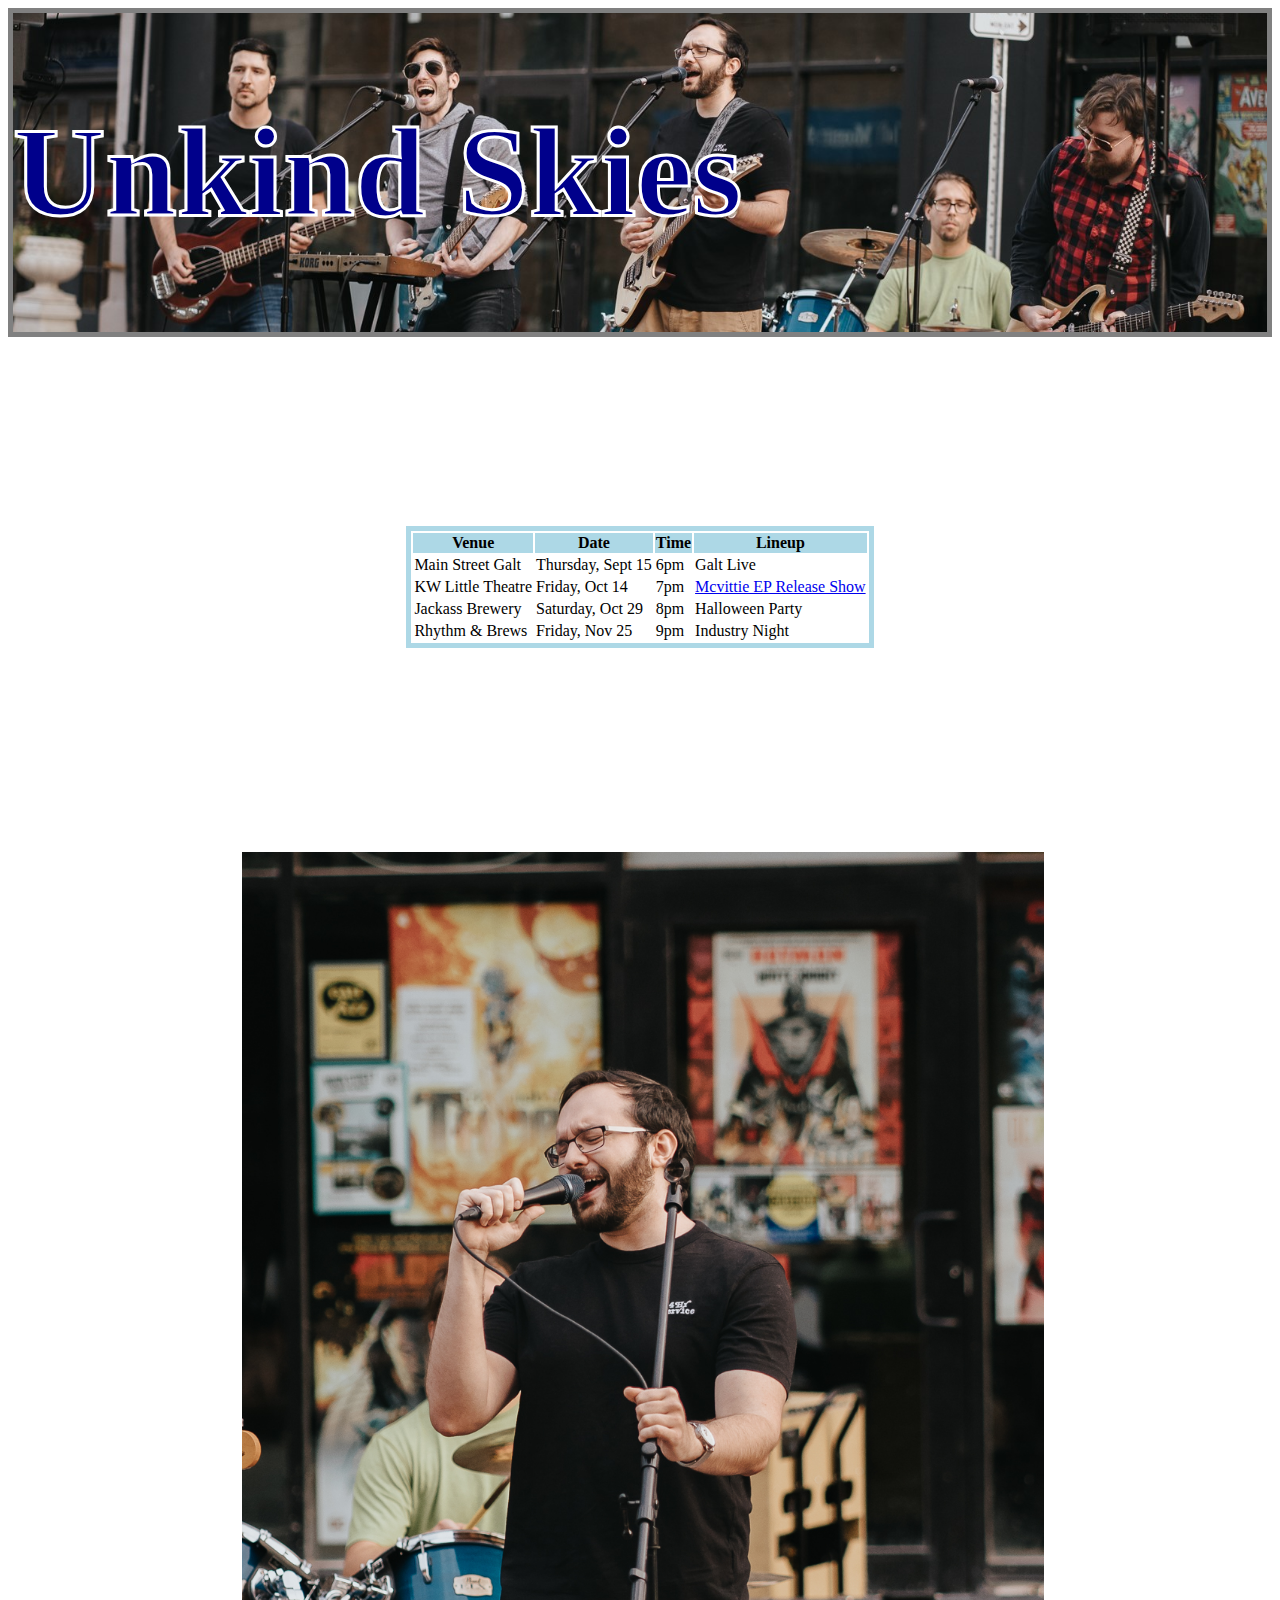
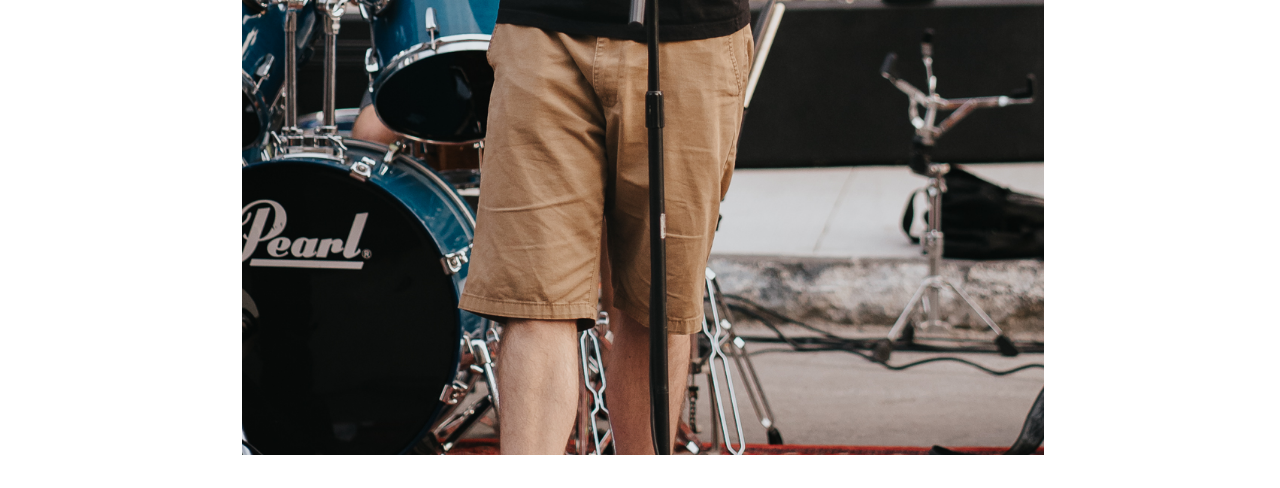
<file: index.html>
<!DOCTYPE html>
<html lang="en">
<head>
    <meta charset="UTF-8">
    <meta name="viewport" content="width=device-width, initial-scale=1.0001, minimum-scale=1.0001"/>
    <link rel='stylesheet' href='CSS/site.css' media="screen">
    <link rel='stylesheet' href='CSS/fonts.css' media='all' />
    <link crossorigin='anonymous' rel='stylesheet' id='all-css-8-1' href='https://s0.wp.com/_static/??-eJyFjUsOwjAMRC+EcYCCxAJxljS4aVASR7FLxe0JrPhIZWPN08yTcS7gOCtlRR0pkWCZeqTgRw0Nhta1a18B7EzCidZOZIV/TNF7/F2mCUqcfMiCnhgiO6uB8wfAEG2oS2pmbR/sJYUMva1w2y6tK/WRfYse2+oNlyRlgUqFq8LANX3zUz2n0+ZgTLc/7kx3fQBxJXrP?cssminify=yes' type='text/css' media='all' />
    <script src='JS/iframe.js'></script>
    <title>Unkind Skies</title>
</head>
<body>
    <!-- #masthead -->
    <header id="masthead" class="site-header" role="banner">
        <div class="site-branding">
            <h1 class="site-title" id="uks">Unkind Skies</h1>
            <h2 class="site-description"></h2>
        </div>
    </header>
    <!-- #content -->
    <div id="content" class="site-content"></div>
    <div id="primary" class="content-area">
        <main id="main" class="site-main" role="main"></main>
    </div>
    <iframe src="shows.html" width="100%" frameborder="0" scrolling="no" onload="resizeIframe(this)" title="Upcoming Shows"></iframe>
    <iframe src="slides.html" width="100%" frameborder="0" scrolling="no" onload="resizeIframe(this)" title="Band Photos"></iframe>
</body>
</html>
</file>
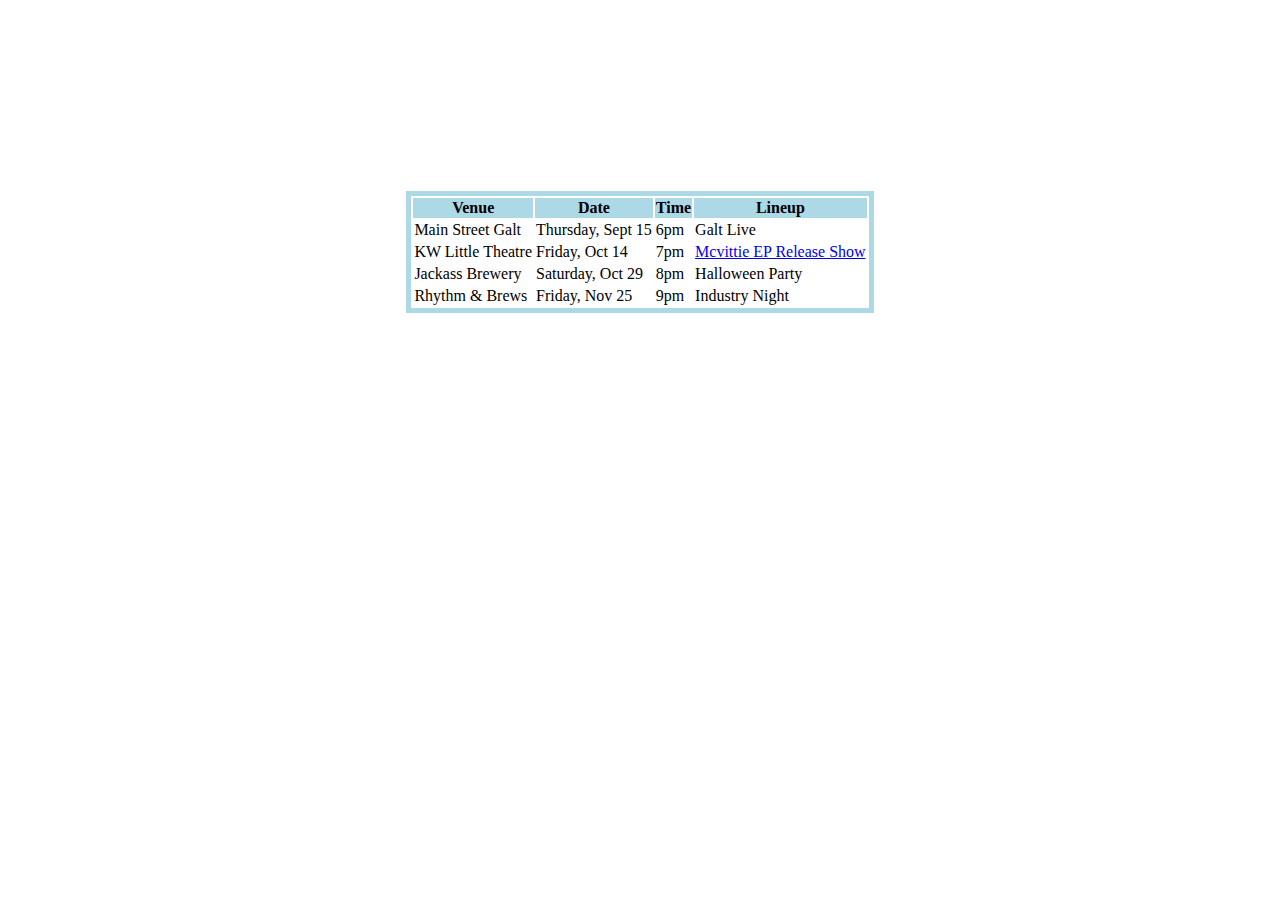
<file: shows.html>
<!DOCTYPE html>
<html lang="en">
<head>
    <meta charset="UTF-8">
    <meta name="viewport" content="width=device-width, initial-scale=1.0001, minimum-scale=1.0001"/>
    <link rel='stylesheet' href='CSS/site.css' media="screen">
    <link rel='stylesheet' href='CSS/fonts.css' media='all' />
    <link crossorigin='anonymous' rel='stylesheet' id='all-css-8-1' href='https://s0.wp.com/_static/??-eJyFjUsOwjAMRC+EcYCCxAJxljS4aVASR7FLxe0JrPhIZWPN08yTcS7gOCtlRR0pkWCZeqTgRw0Nhta1a18B7EzCidZOZIV/TNF7/F2mCUqcfMiCnhgiO6uB8wfAEG2oS2pmbR/sJYUMva1w2y6tK/WRfYse2+oNlyRlgUqFq8LANX3zUz2n0+ZgTLc/7kx3fQBxJXrP?cssminify=yes' type='text/css' media='all' />
</head>
<body>
<article class="post-18 page type-page status-publish hentry" id="upcoming">
	<header class="entry-header">
		<h1 class="entry-title" id="shows">Upcoming Shows</h1>
    </header>
</article>
<table id="showtime">
  <tbody><tr>
    <th id="venue">Venue</th>
    <th id="date" >Date</th>
    <th id="time">Time</th>
    <th id="lineup">Lineup</th>
  </tr>
  <tr>
    <td>Main Street Galt</td>
    <td>Thursday, Sept 15</td>
    <td>6pm</td>
    <td>Galt Live </td>
  </tr>
  <tr>
    <td>KW Little Theatre</td>
    <td>Friday, Oct 14</td>
    <td>7pm</td>
    <td><a href="https://eventbrite.ca/e/mcvittie-season-of-the-senses-unkind-skies-album-release-show-tickets-404725784717">Mcvittie EP Release Show </a></td>
  </tr>
  <tr>
    <td>Jackass Brewery</td>
    <td>Saturday, Oct 29</td>
    <td>8pm</td>
    <td>Halloween Party</td>
  </tr>
    <tr>
    <td>Rhythm & Brews</td>
    <td>Friday, Nov 25</td>
    <td>9pm</td>
    <td>Industry Night</td>
  </tr>
</tbody>
</table>
</body>
</html>
</file>
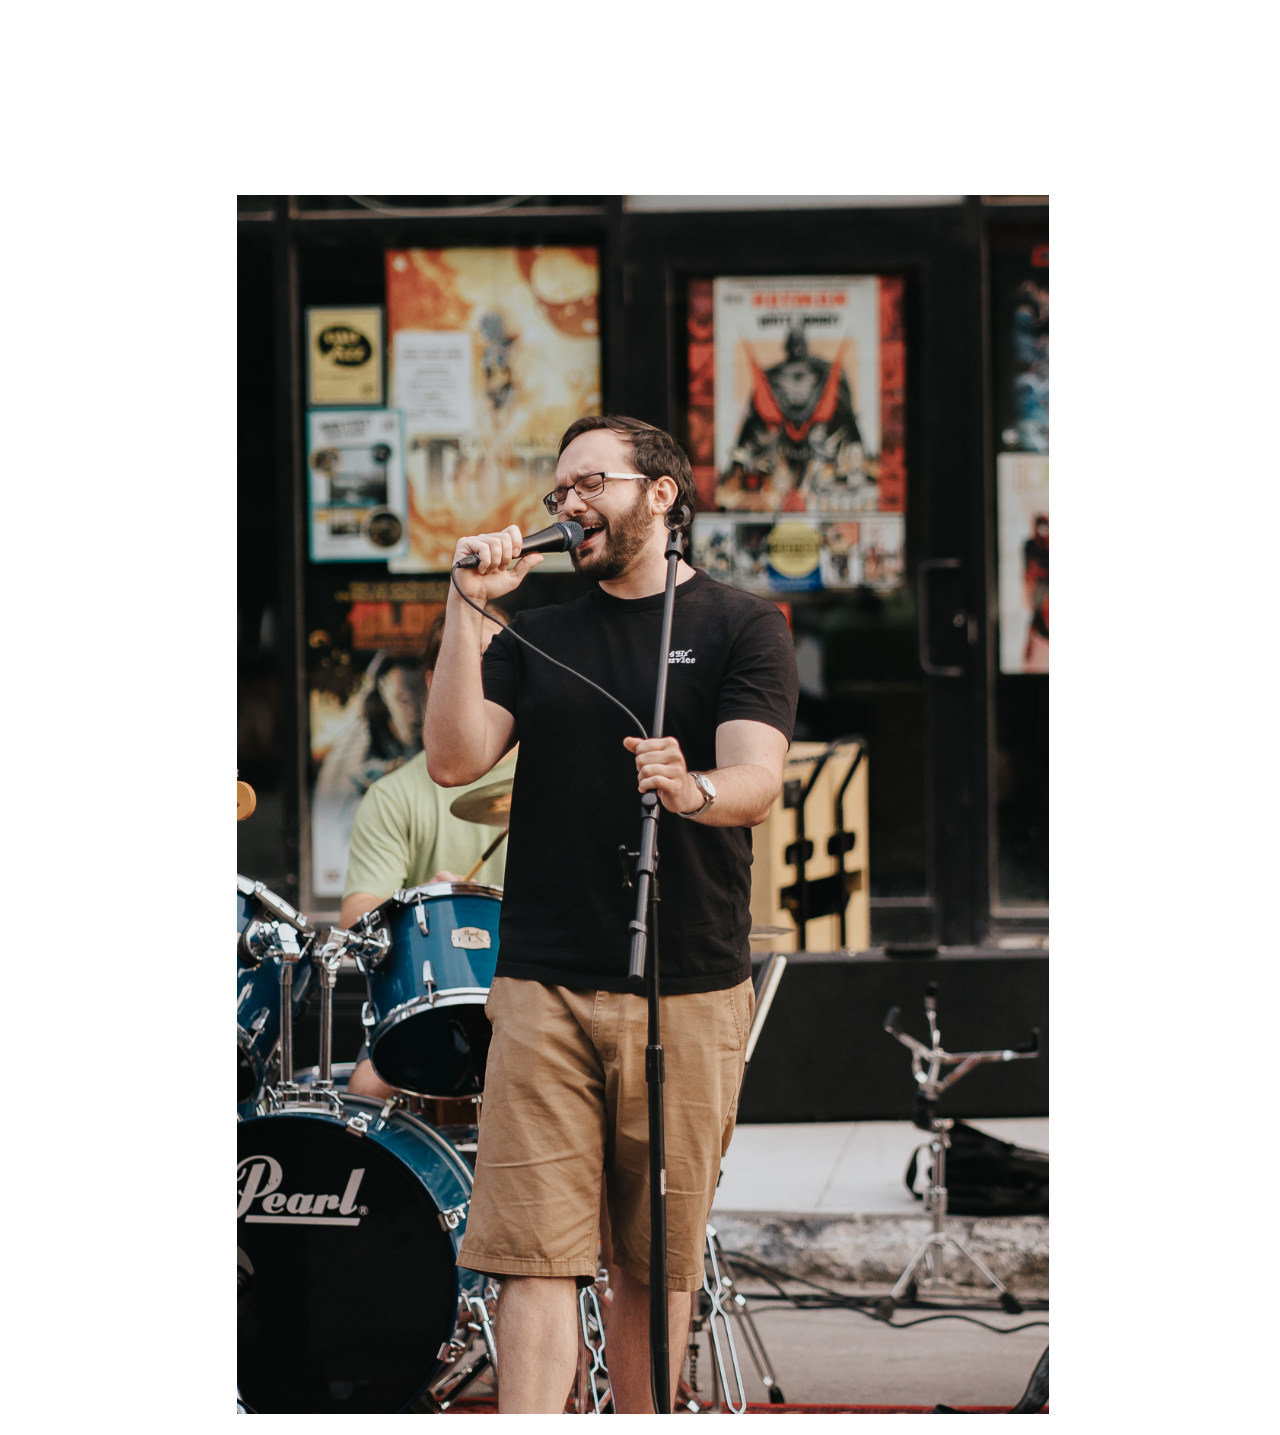
<file: slides.html>
<!DOCTYPE html>
<html>
<head>
  <meta charset="UTF-8">
  <meta name="viewport" content="width=device-width, initial-scale=1, minimum-scale=1"/>
  <link rel='stylesheet' href='CSS/site.css' media="screen">
  <link rel='stylesheet' href='CSS/fonts.css' media='all' />
  <link rel='stylesheet' href='CSS/gallery.css' media='all'/>
  <link crossorigin='anonymous' rel='stylesheet' id='all-css-8-1' href='https://s0.wp.com/_static/??-eJyFjUsOwjAMRC+EcYCCxAJxljS4aVASR7FLxe0JrPhIZWPN08yTcS7gOCtlRR0pkWCZeqTgRw0Nhta1a18B7EzCidZOZIV/TNF7/F2mCUqcfMiCnhgiO6uB8wfAEG2oS2pmbR/sJYUMva1w2y6tK/WRfYse2+oNlyRlgUqFq8LANX3zUz2n0+ZgTLc/7kx3fQBxJXrP?cssminify=yes' type='text/css' media='all' />
  <script src="https://cdnjs.cloudflare.com/ajax/libs/jquery/3.3.1/jquery.min.js"></script>
</head>
<article class="post-18 page type-page status-publish hentry" id="upcoming">
	<header class="entry-header">
		<h1 class="entry-title" id="shows">Photo Gallery</h1>
    </header>
</article>

<body>
<div id="slider" class="slideshow-container">

<div class="mySlides fade">
  <img src="Media/MainStreet/mainstreet1.jpg">
</div>

<div class="mySlides fade">
  <img src="Media/MainStreet/mainstreet2.jpg">
</div>

<div class="mySlides fade">
  <img src="Media/MainStreet/mainstreet3.jpg">
</div>

<div class="mySlides fade">
  <img src="Media/MainStreet/mainstreet4.jpg">
</div>

<div class="mySlides fade">
  <img src="Media/MainStreet/mainstreet5.jpg">
</div>

<div class="mySlides fade">
  <img src="Media/MainStreet/mainstreet6.jpg">
</div>

<div class="mySlides fade">
  <img src="Media/MainStreet/mainstreet7.jpg">
</div>

<div class="mySlides fade">
  <img src="Media/MainStreet/mainstreet8.jpg">
</div>

<div class="mySlides fade">
  <img src="Media/MainStreet/mainstreet9.jpg">
</div>

<div class="mySlides fade">
  <img src="Media/MainStreet/mainstreet10.jpg">
</div>

<div class="mySlides fade">
  <img src="Media/MainStreet/mainstreet11.jpg">
</div>

<div class="mySlides fade">
  <img src="Media/MainStreet/mainstreet12.jpg">
</div>

<div class="mySlides fade">
  <img src="Media/MainStreet/mainstreet13.jpg">
</div>

<div class="mySlides fade">
  <img src="Media/MainStreet/mainstreet14.jpg">
</div>

<div class="mySlides fade">
  <img src="Media/MainStreet/mainstreet15.jpg">
</div>

<div class="mySlides fade">
  <img src="Media/MainStreet/mainstreet16.jpg">
</div>

<div class="mySlides fade">
  <img src="Media/MainStreet/mainstreet17.jpg">
</div>

<a class="prev" onclick="plusSlides(-1)">❮</a>
<a class="next" onclick="plusSlides(1)">❯</a>

</div>
<br>

<script src='JS/gallery.js'></script>

</body>
</html>
</file>
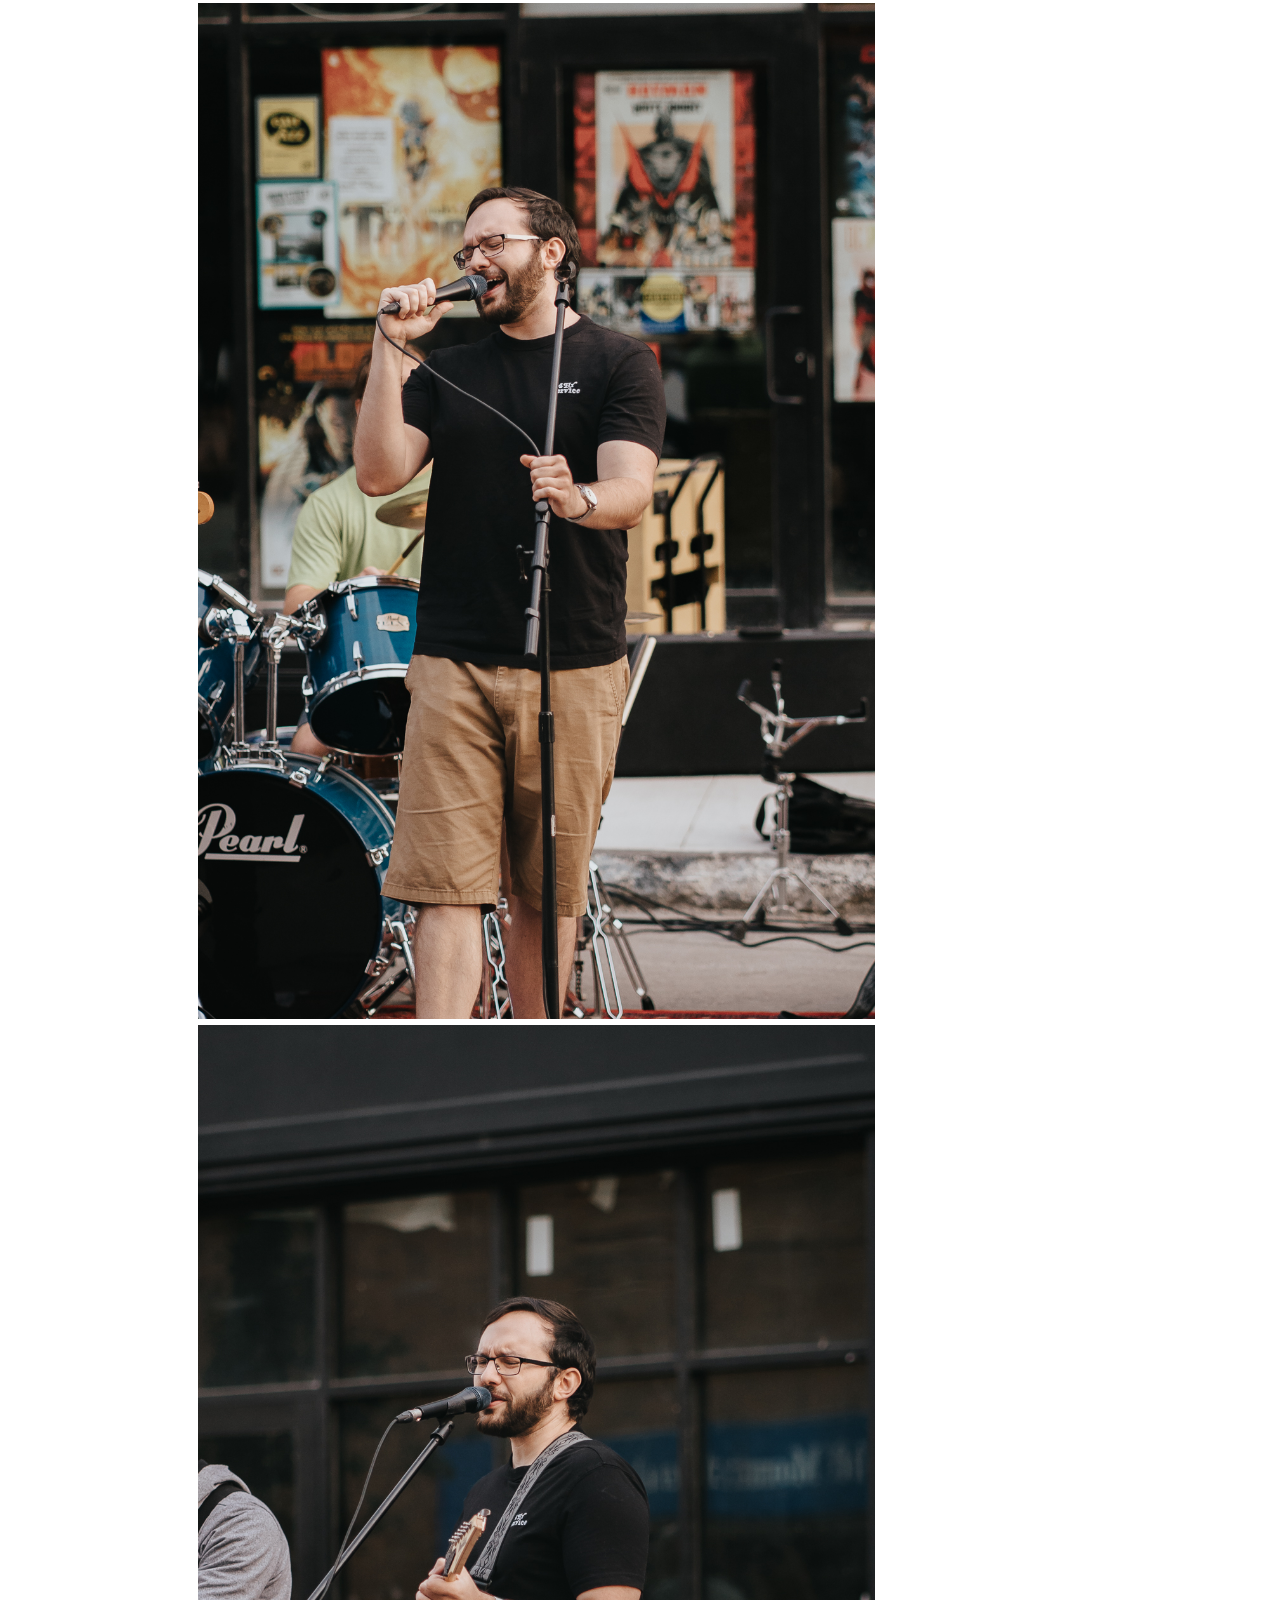
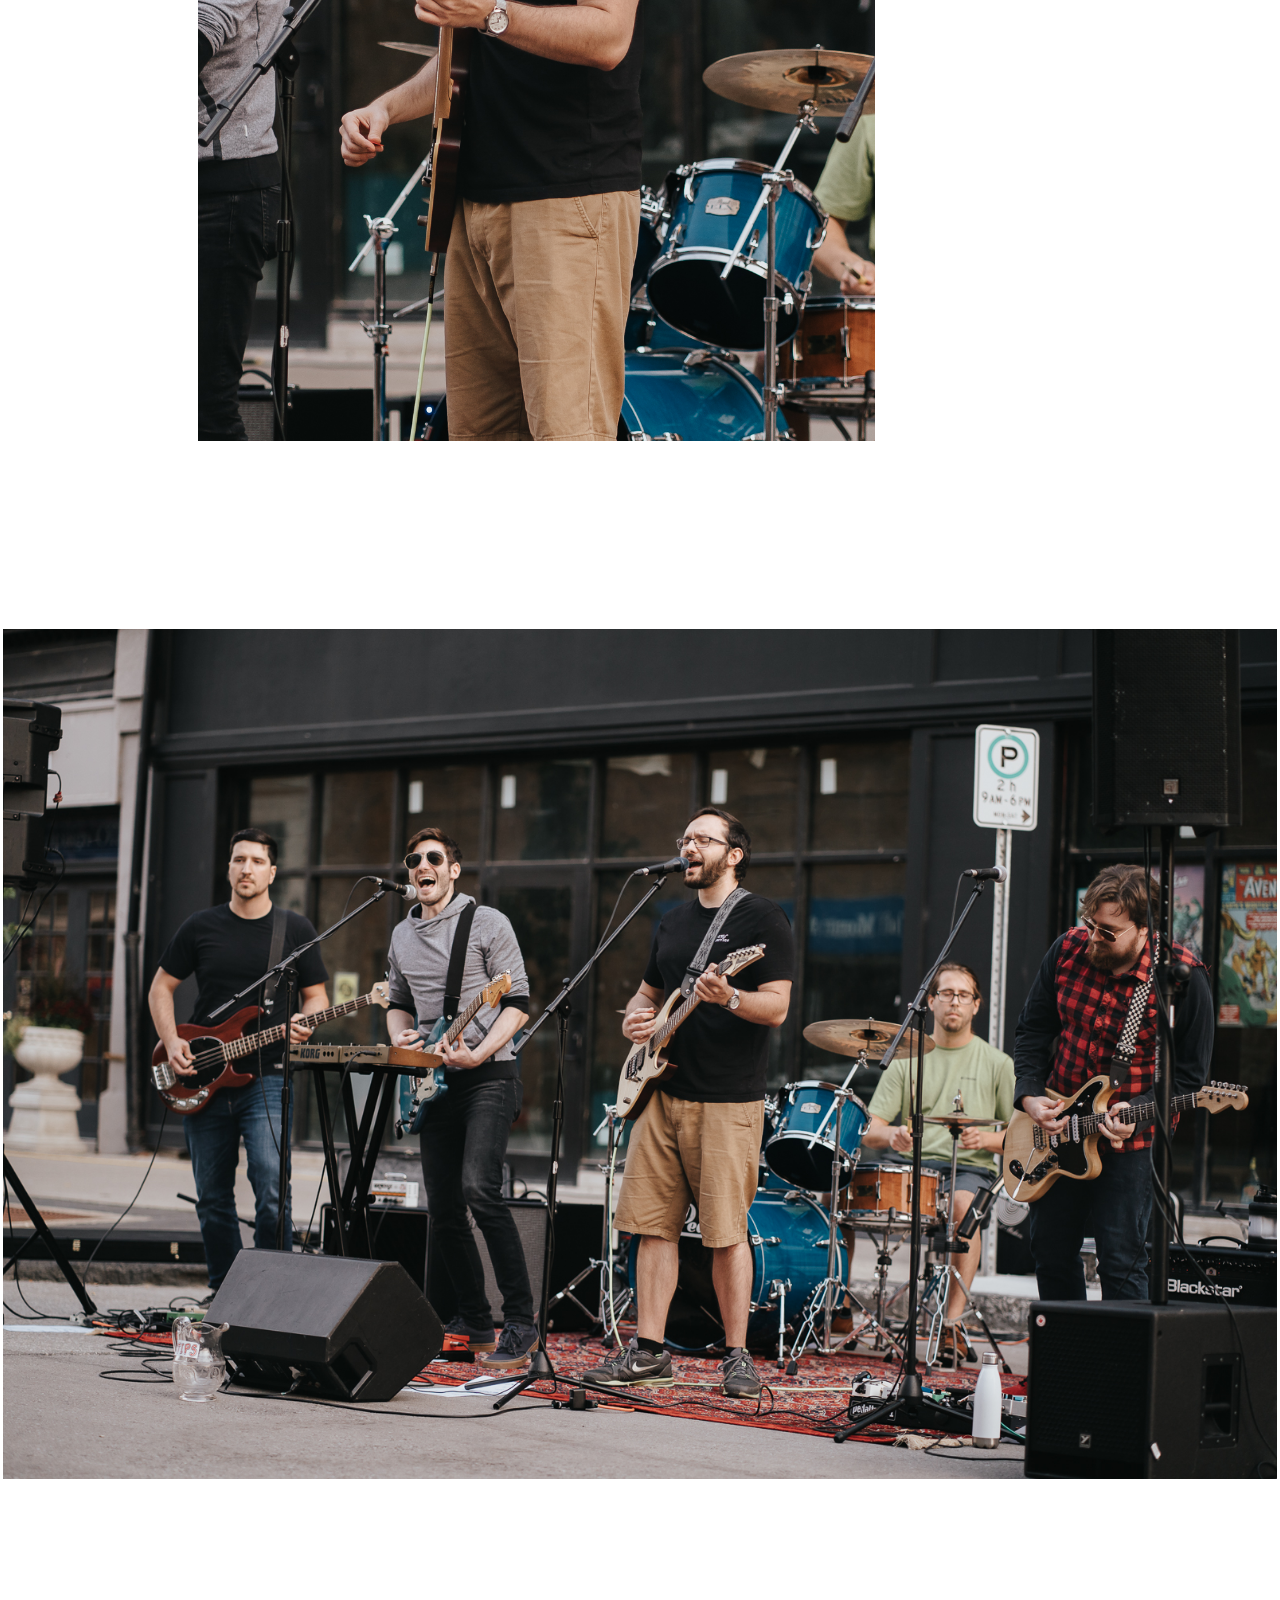
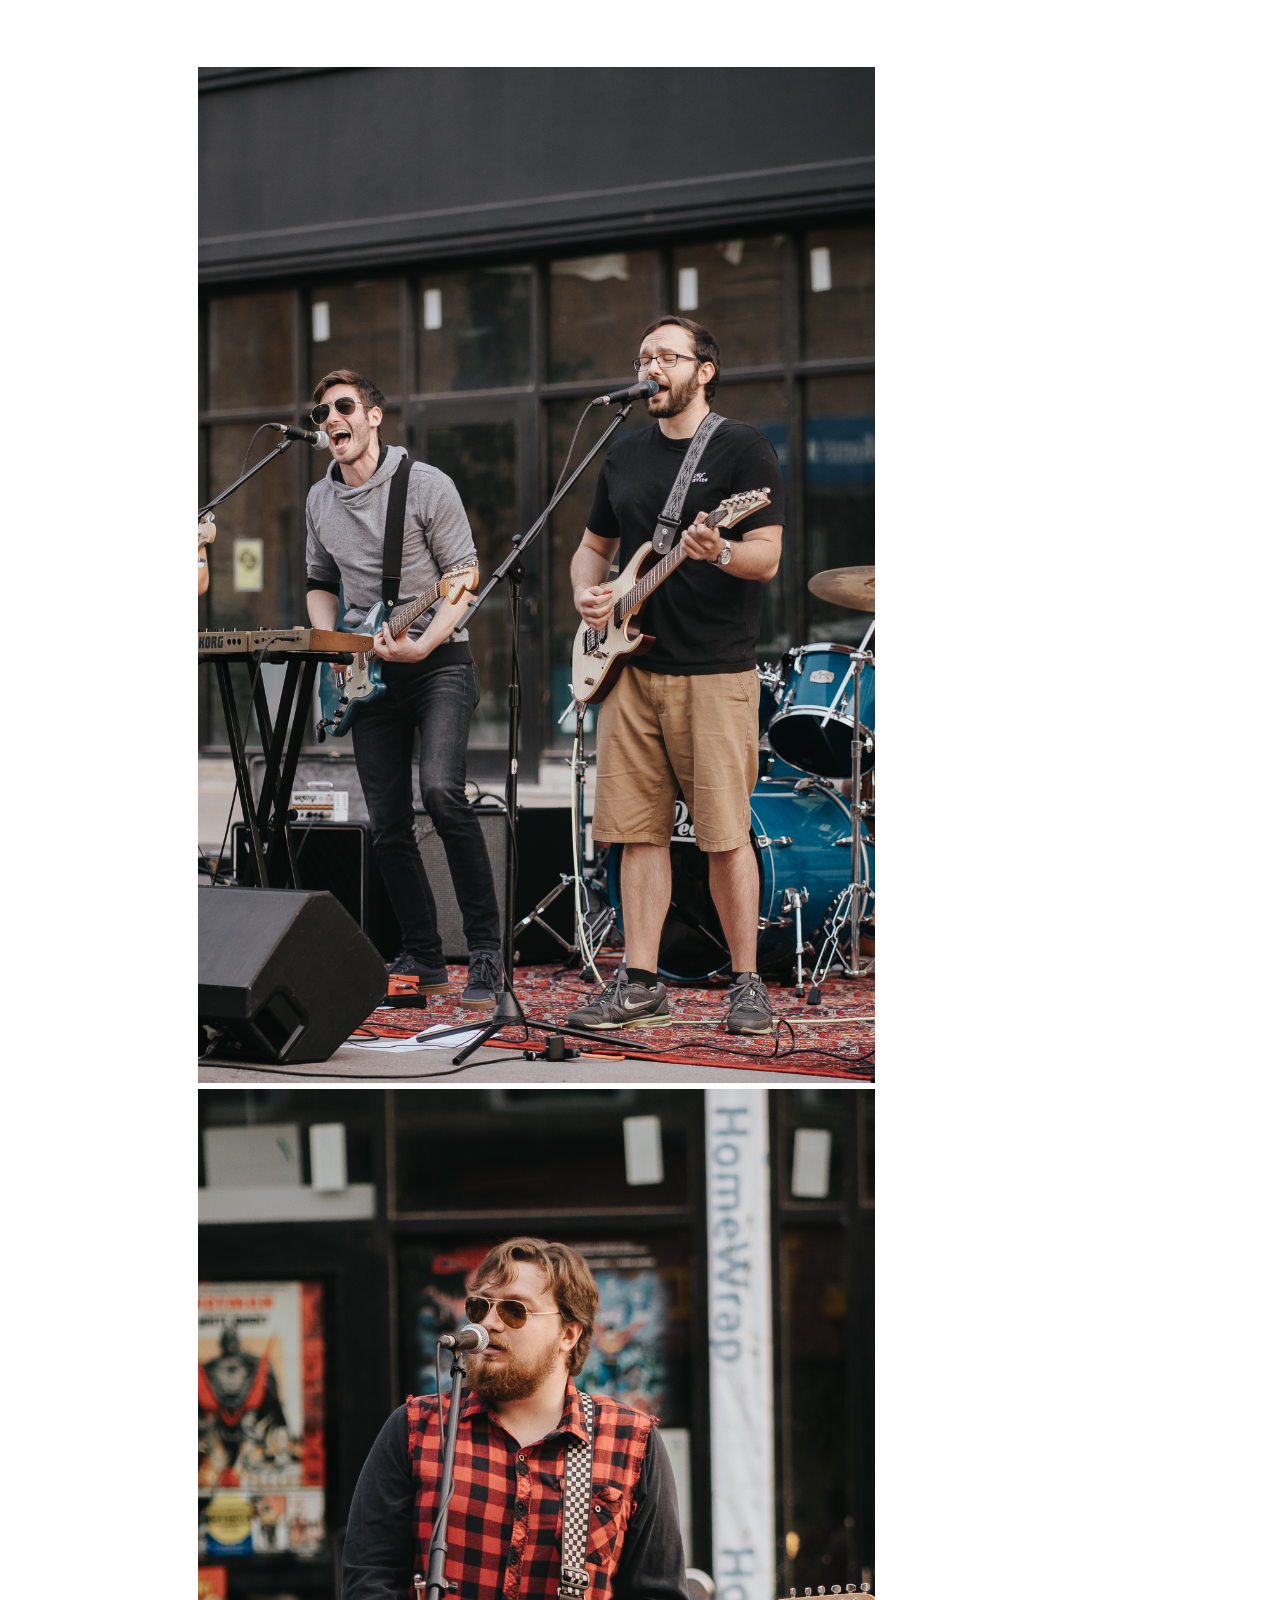
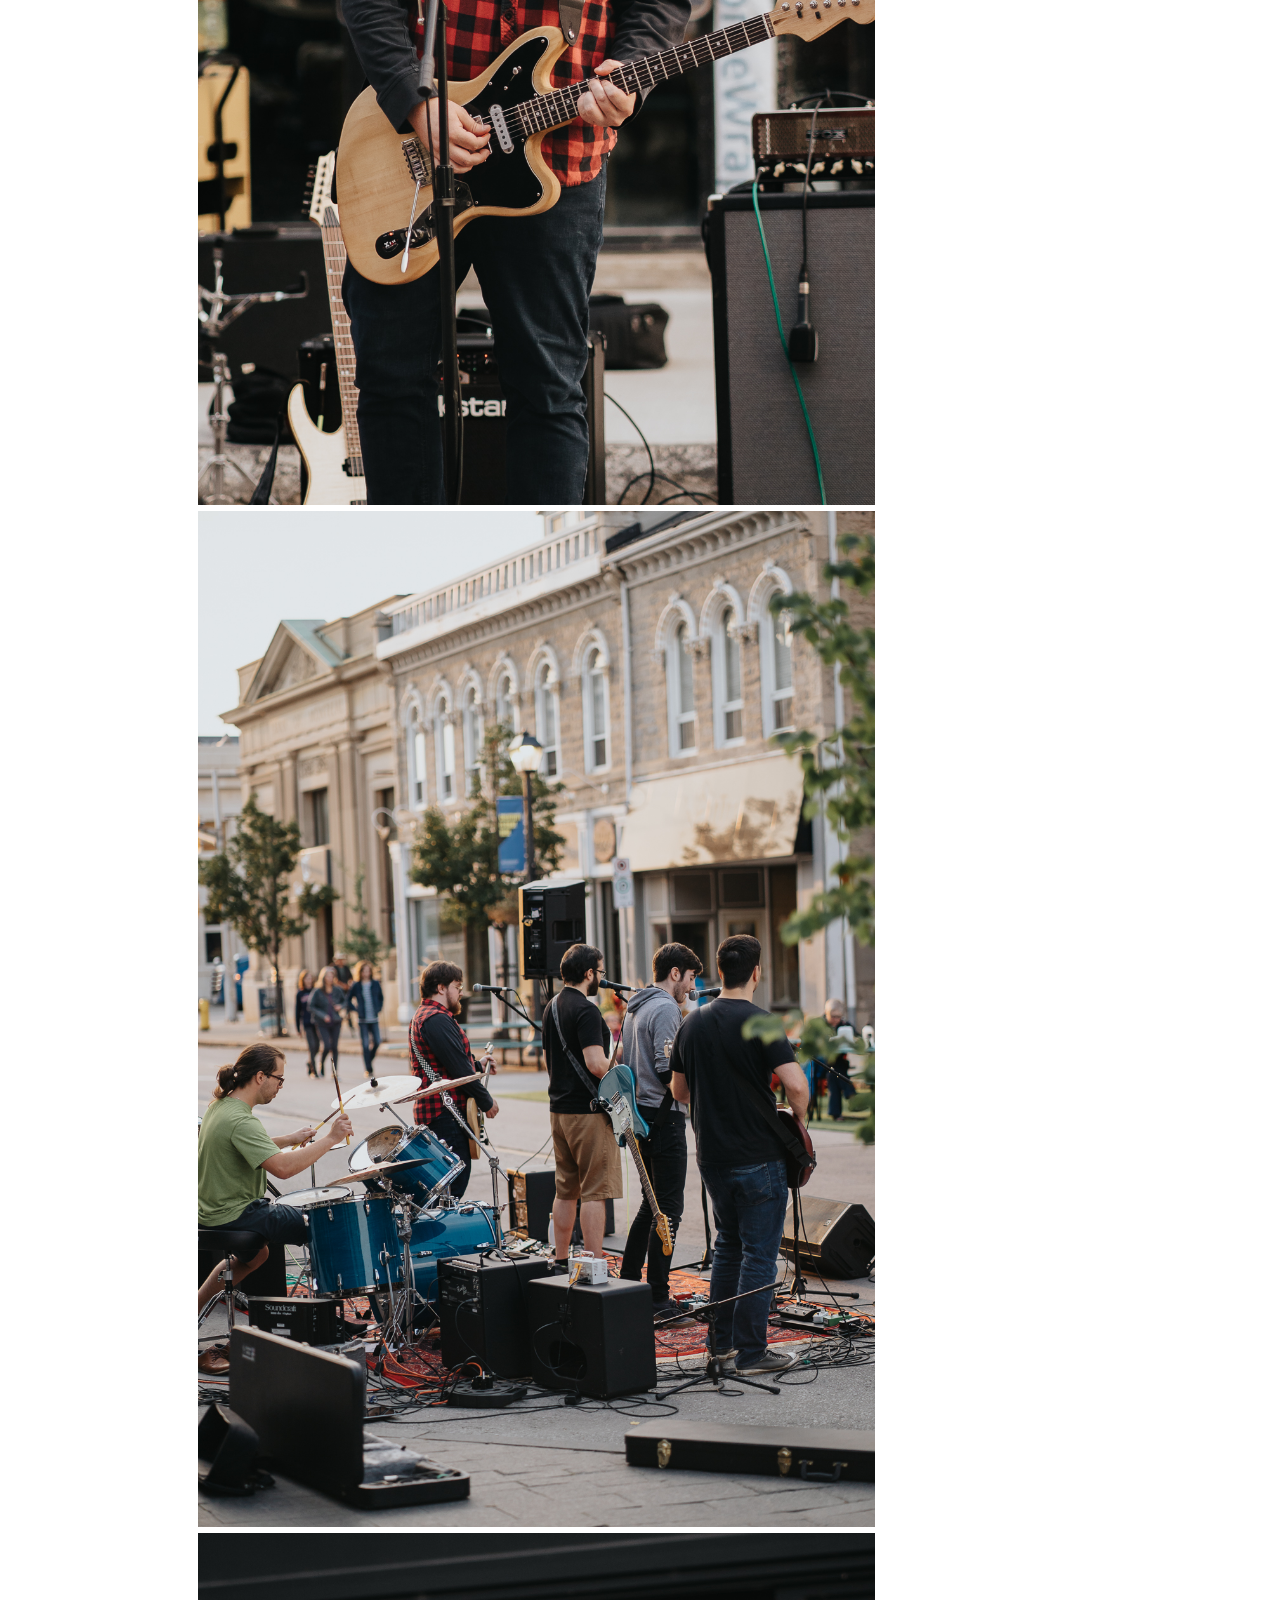
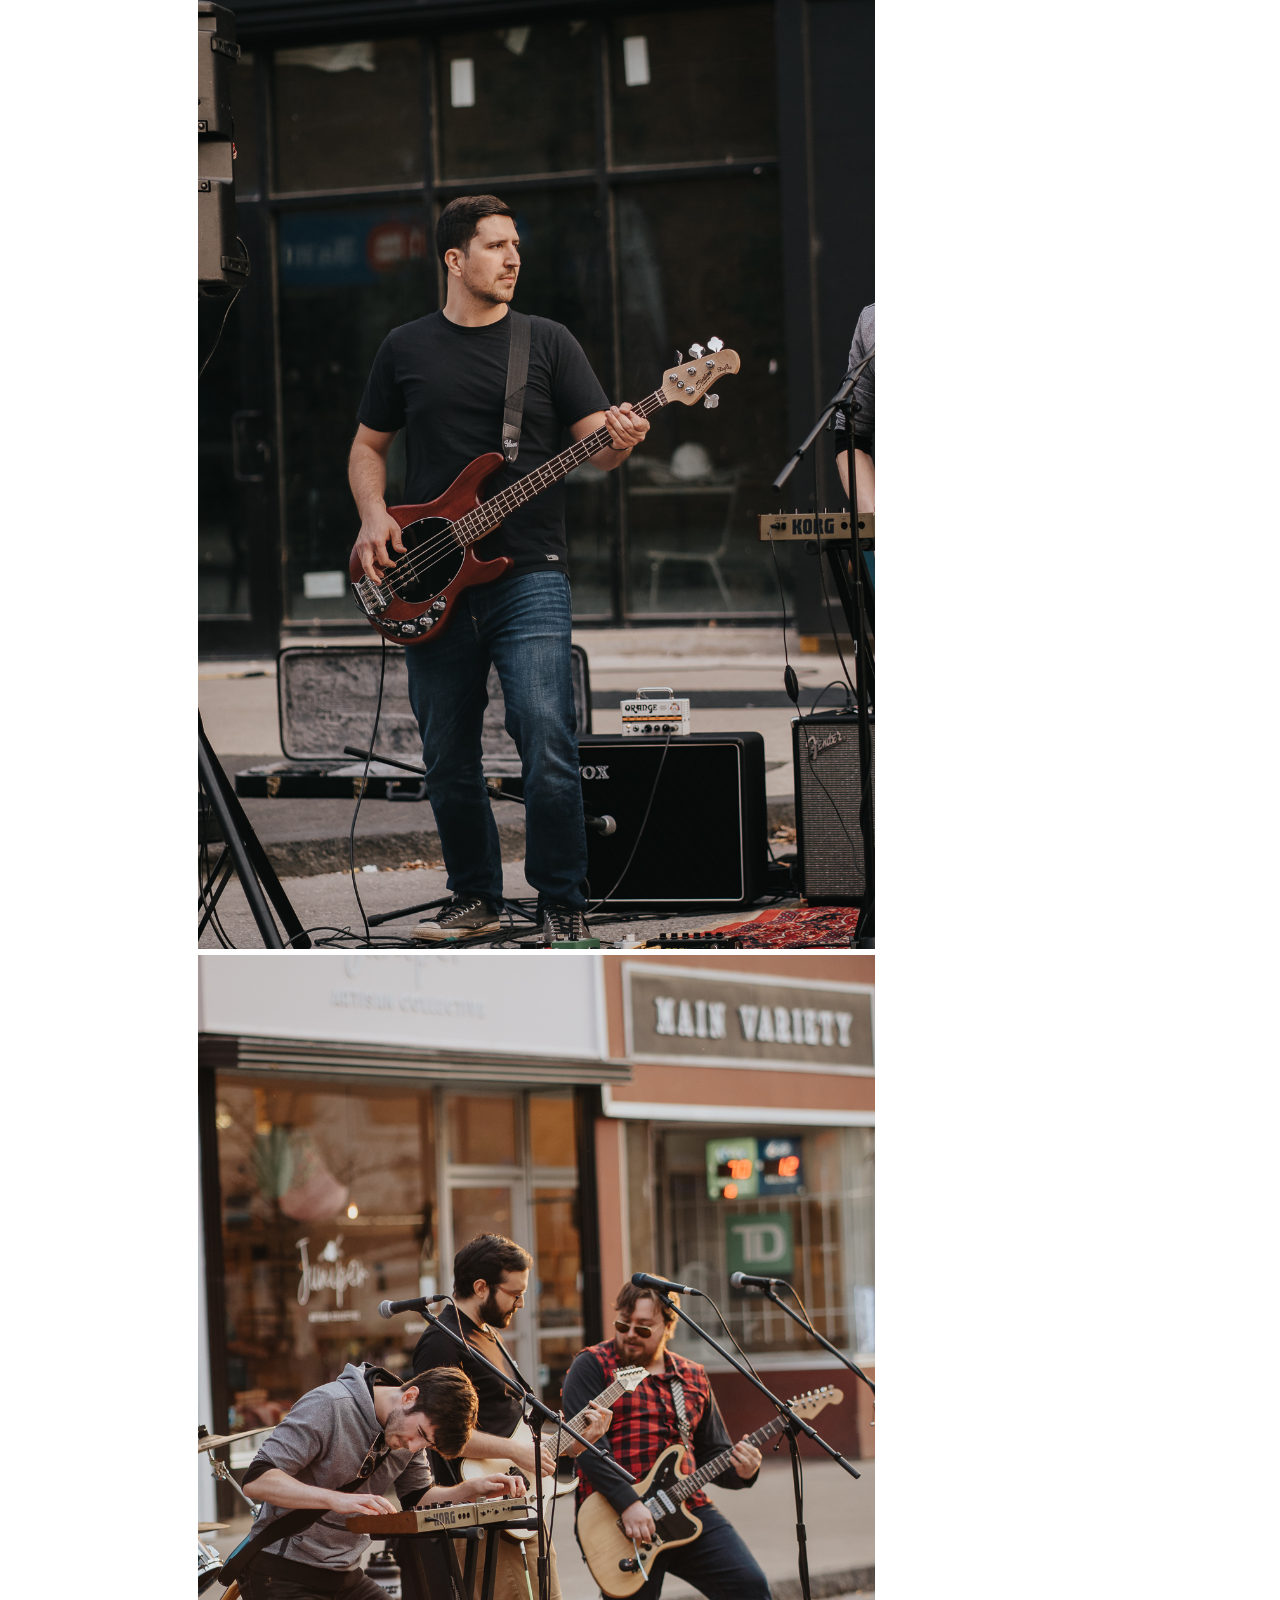
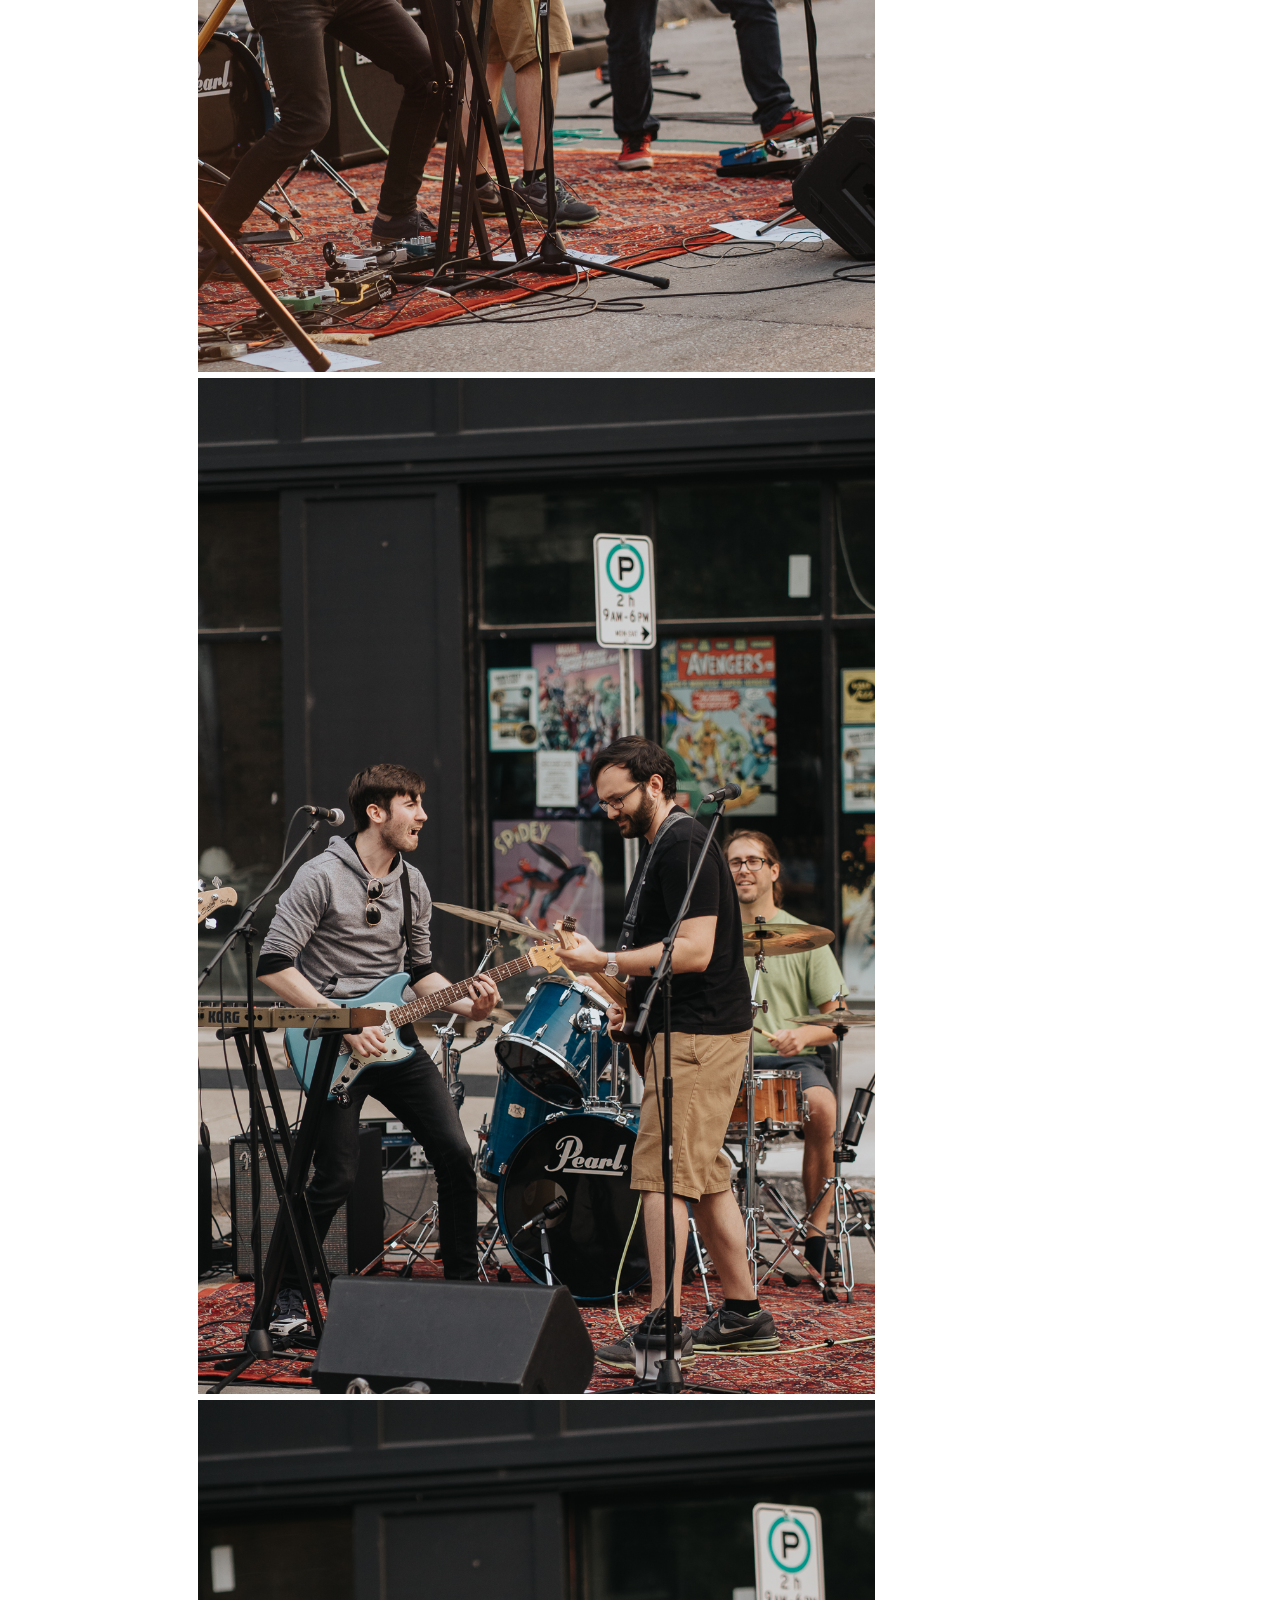
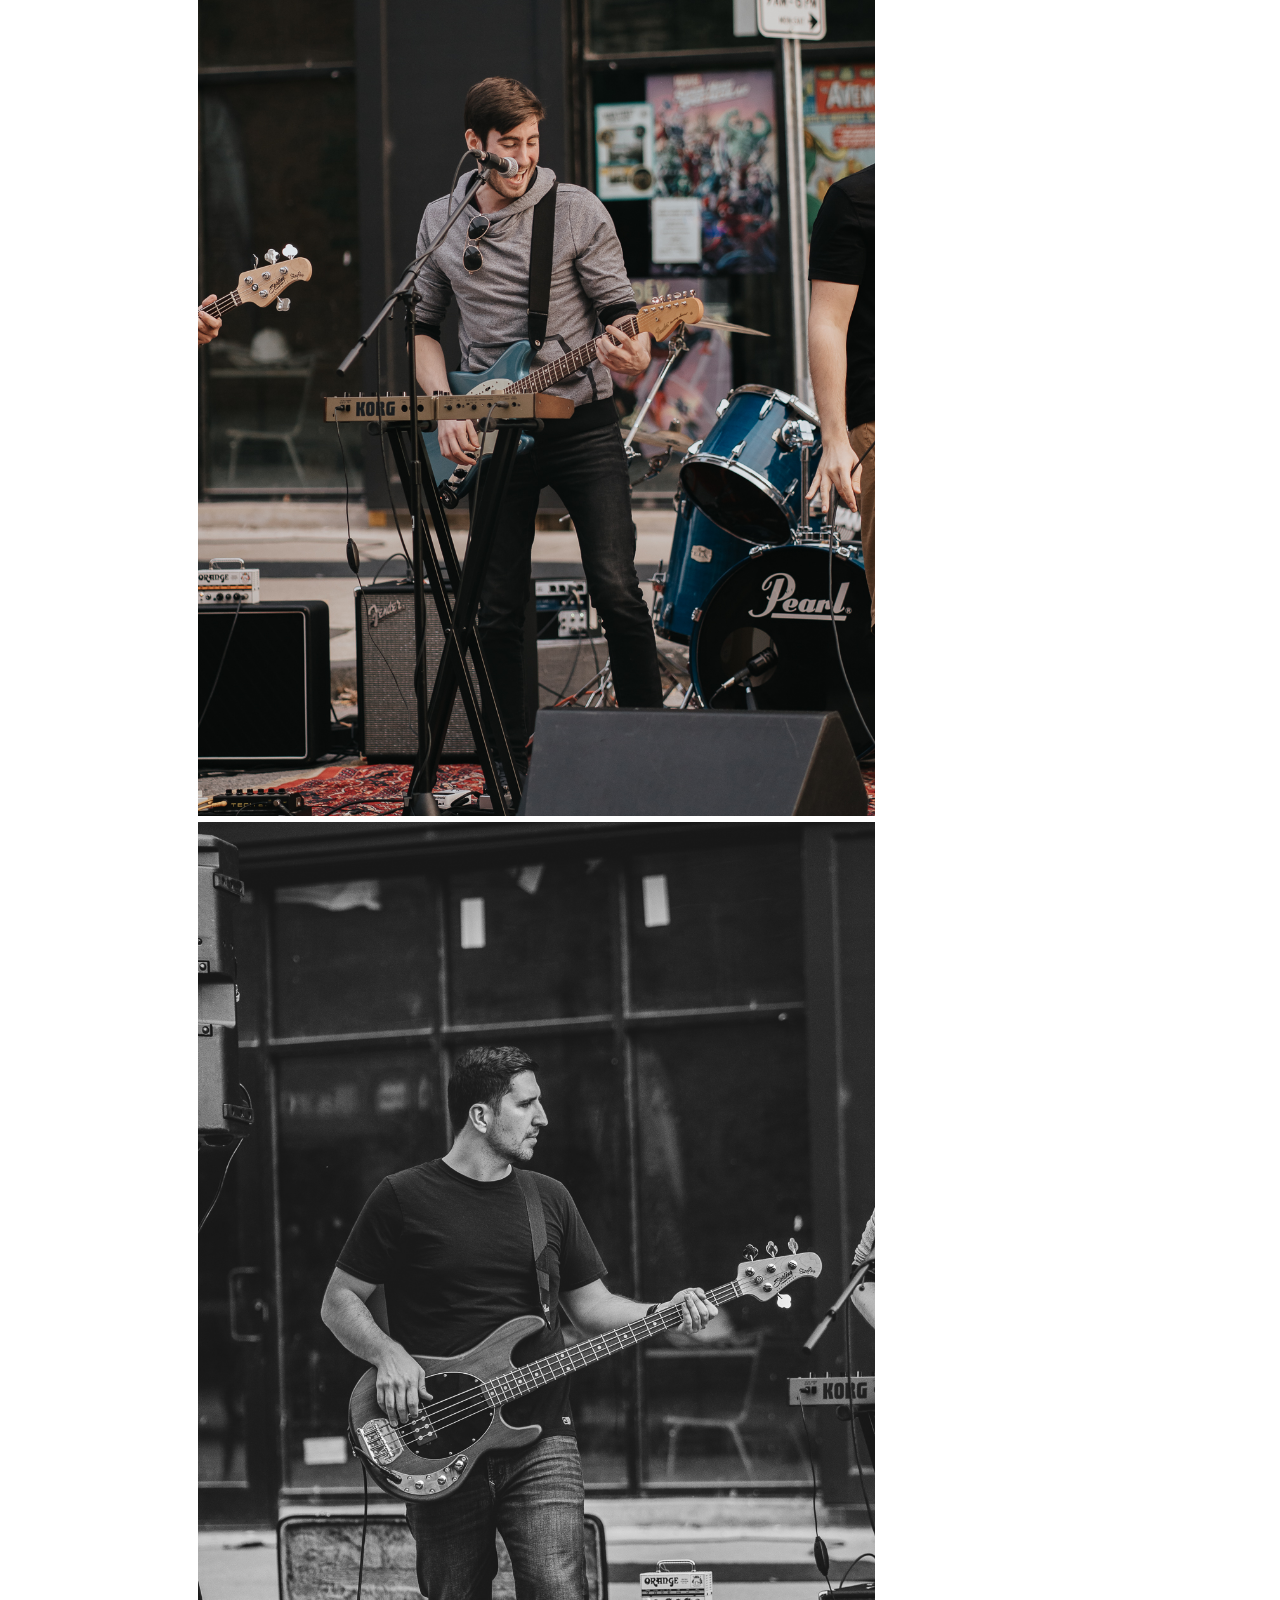
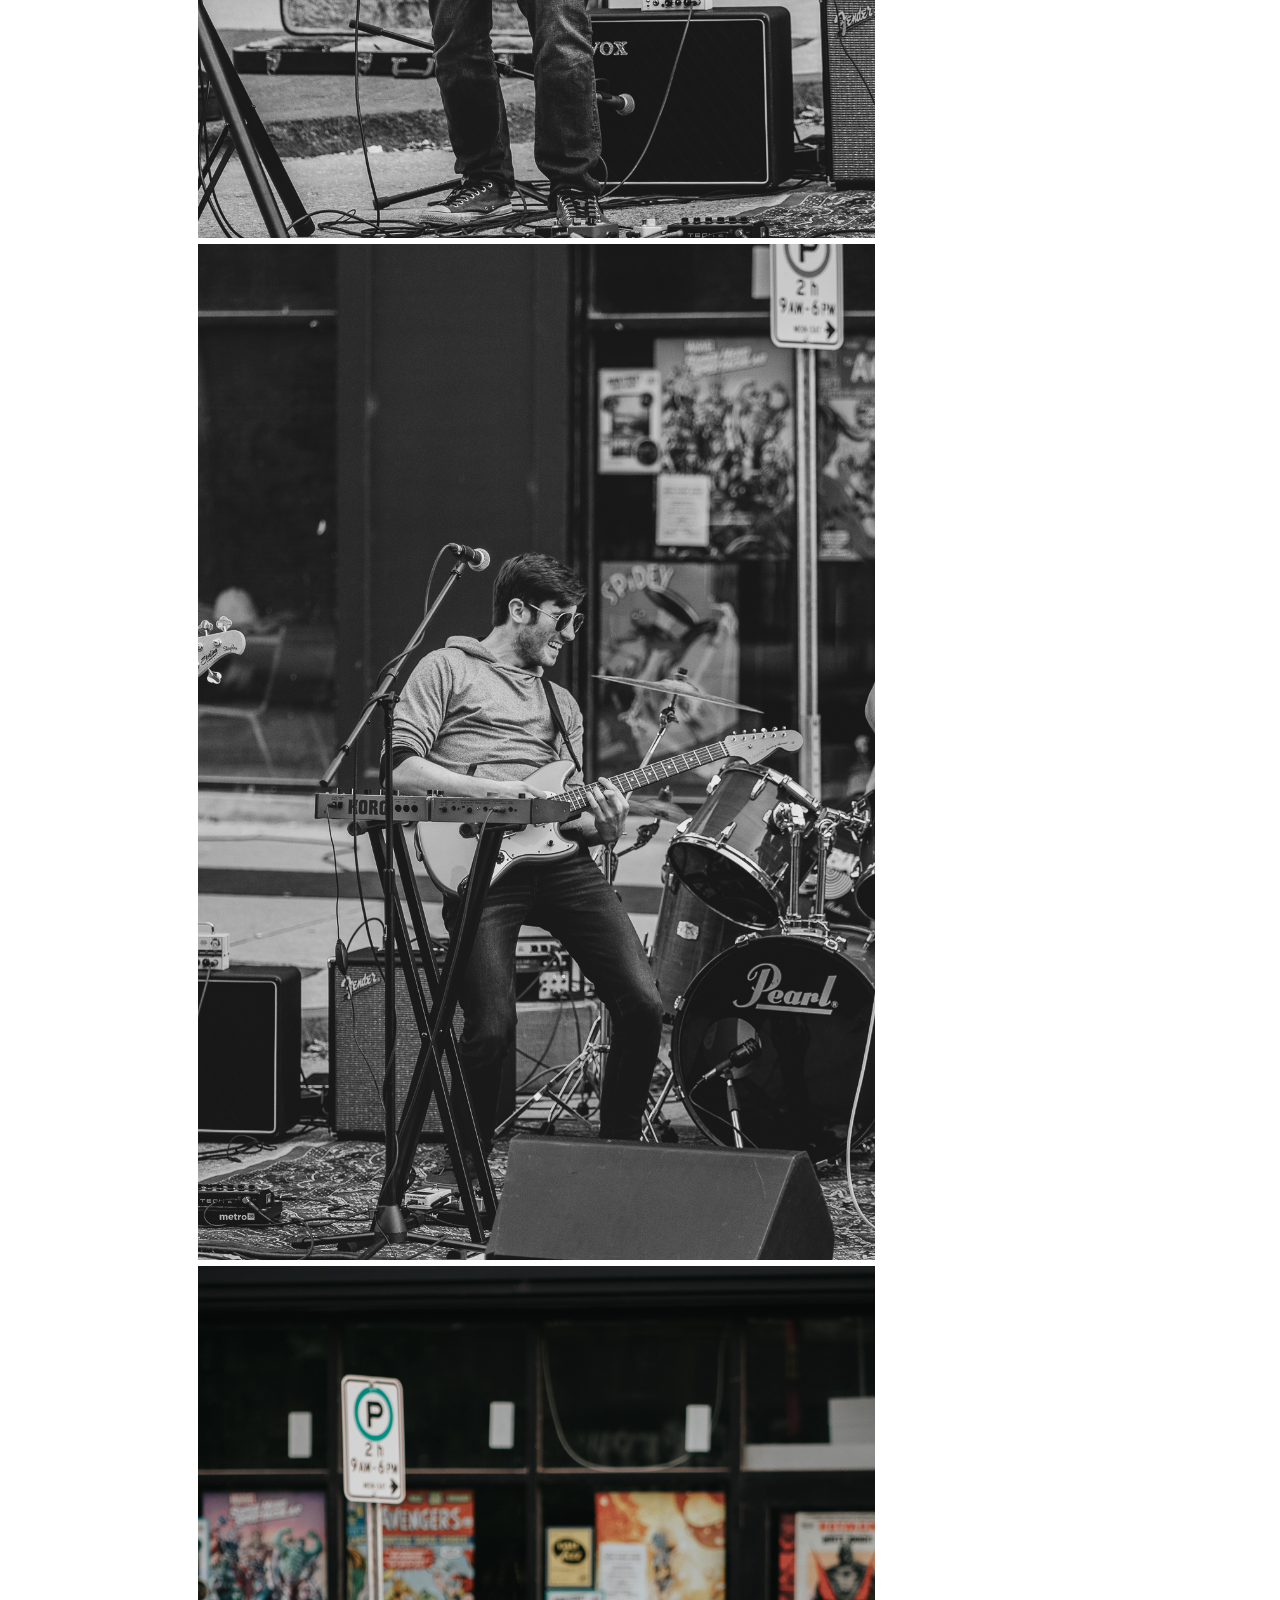
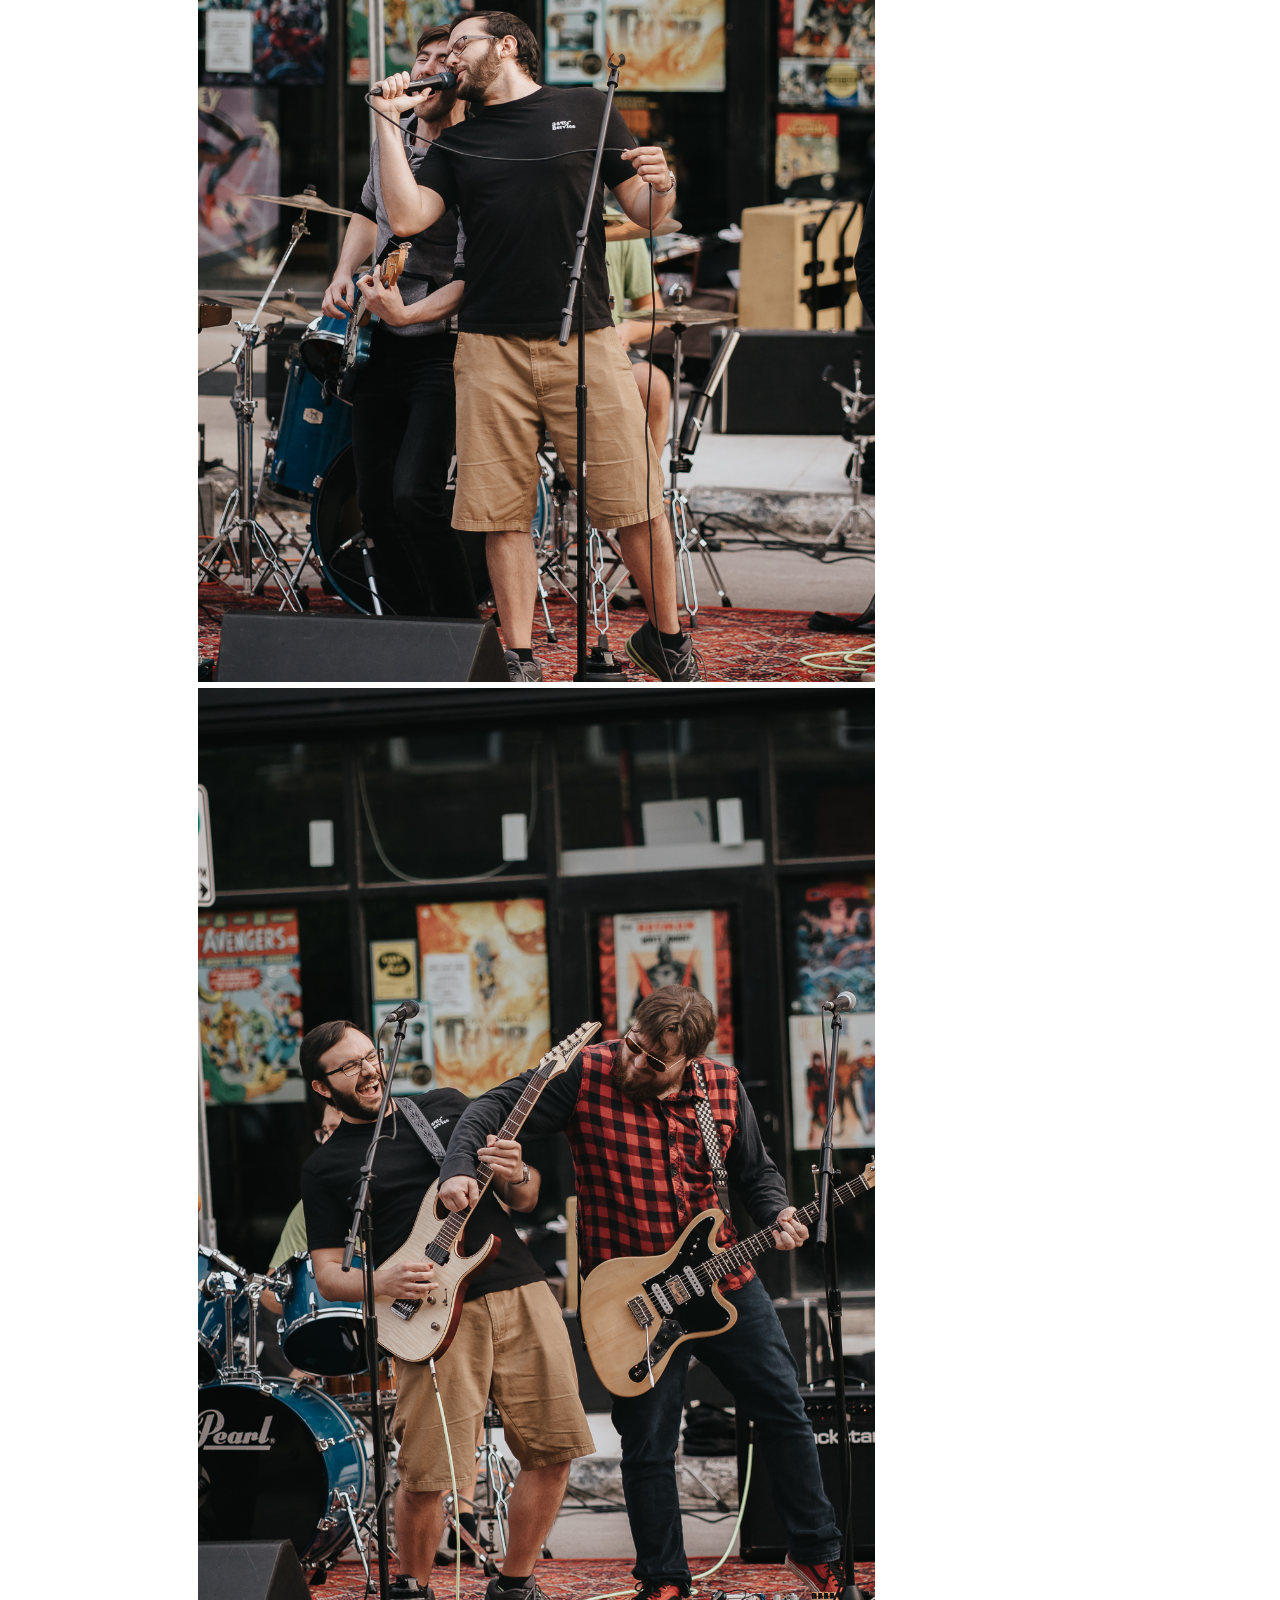
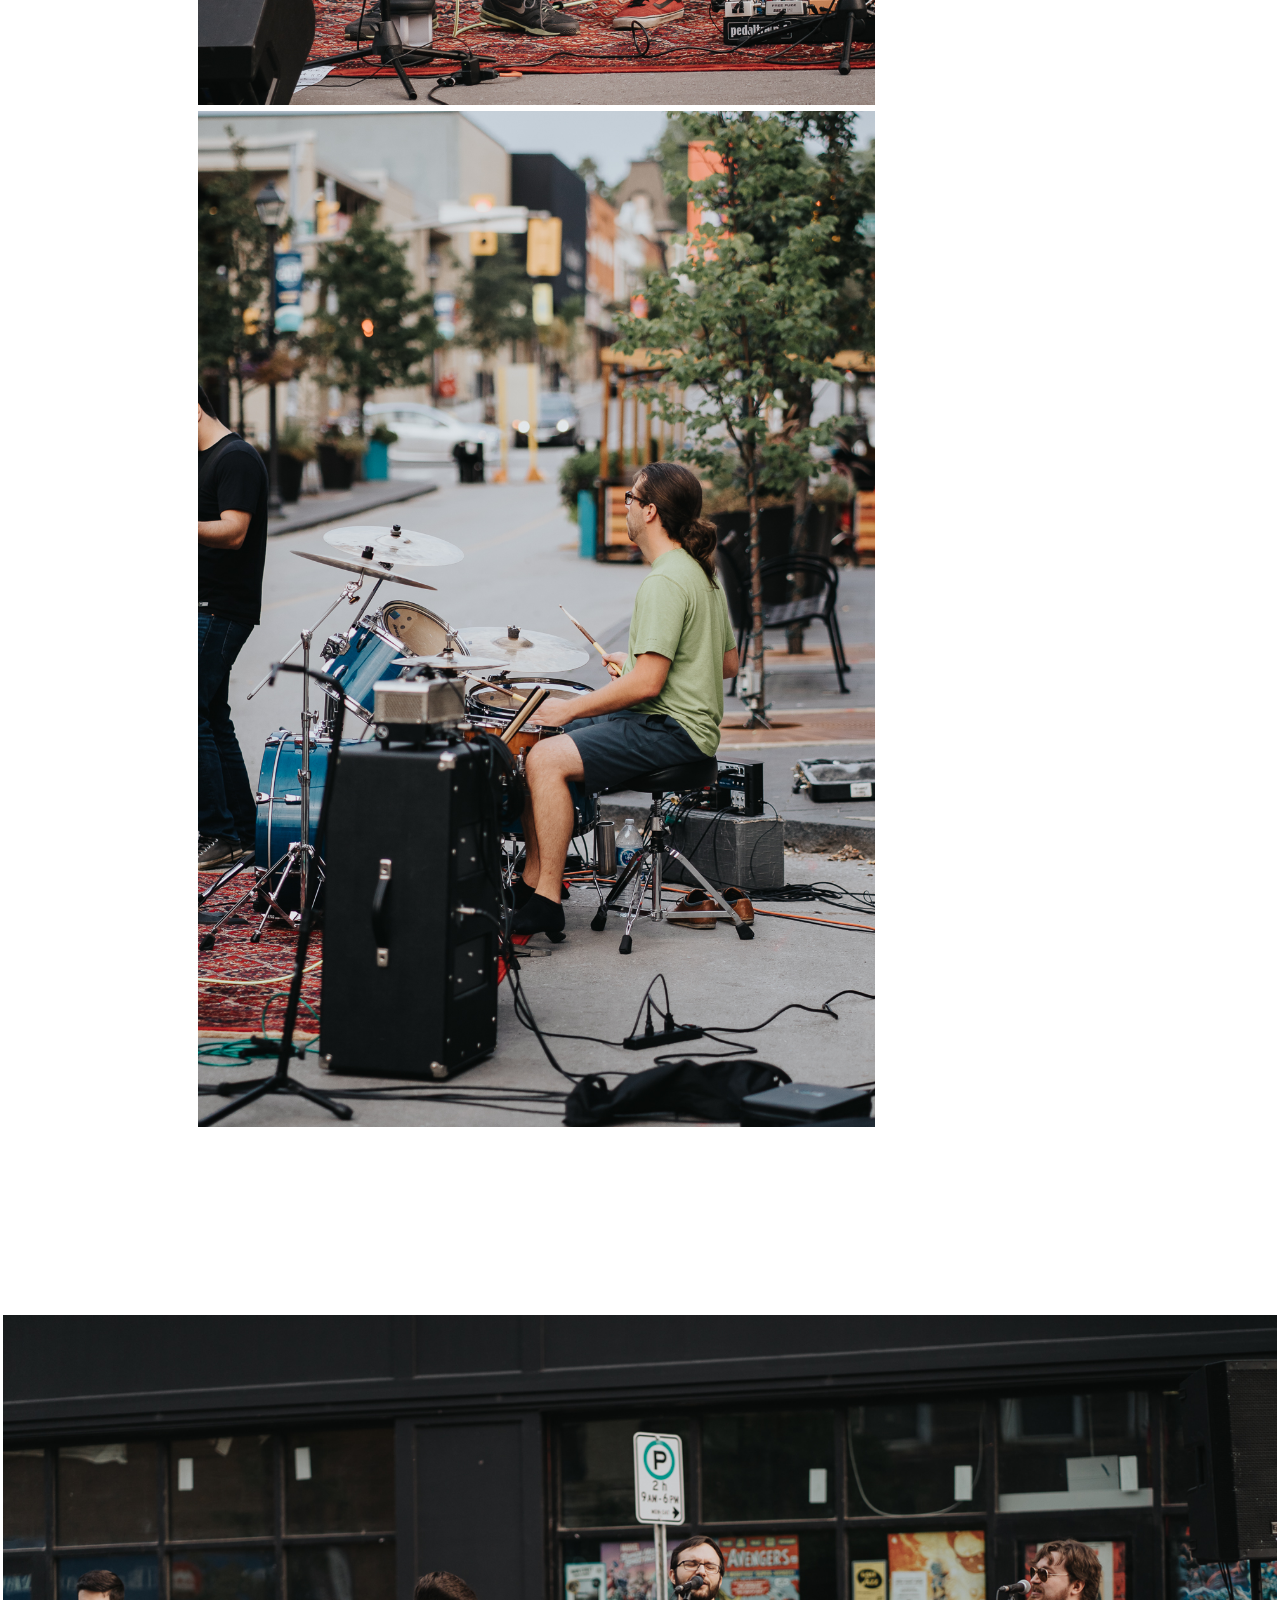
<file: slideshow.html>
<!DOCTYPE html>
<html>
<head>
  <link rel='stylesheet' href='CSS/gallery.css'/>
  <meta charset="UTF-8">
  <meta name="viewport" content="width=device-width, initial-scale=1, minimum-scale=1"/>
  <link rel='stylesheet' href='CSS/site.css' media="screen">
  <link rel='stylesheet' href='CSS/fonts.css' media='all' />
  <link crossorigin='anonymous' rel='stylesheet' id='all-css-8-1' href='https://s0.wp.com/_static/??-eJyFjUsOwjAMRC+EcYCCxAJxljS4aVASR7FLxe0JrPhIZWPN08yTcS7gOCtlRR0pkWCZeqTgRw0Nhta1a18B7EzCidZOZIV/TNF7/F2mCUqcfMiCnhgiO6uB8wfAEG2oS2pmbR/sJYUMva1w2y6tK/WRfYse2+oNlyRlgUqFq8LANX3zUz2n0+ZgTLc/7kx3fQBxJXrP?cssminify=yes' type='text/css' media='all' />
</head>
<body>
<div class="slideshow-container">

<div class="mySlides fade">
  <img src="Media/MainStreet/mainstreet1.jpg" style="width:100%">
</div>

<div class="mySlides fade">
  <img src="Media/MainStreet/mainstreet2.jpg" style="width:100%">
</div>

<div class="mySlides fade">
  <img src="Media/MainStreet/mainstreet3.jpg" style="width:100%">
</div>

<div class="mySlides fade">
  <img src="Media/MainStreet/mainstreet4.jpg" style="width:100%">
</div>

<div class="mySlides fade">
  <img src="Media/MainStreet/mainstreet5.jpg" style="width:100%">
</div>

<div class="mySlides fade">
  <img src="Media/MainStreet/mainstreet6.jpg" style="width:100%">
</div>

<div class="mySlides fade">
  <img src="Media/MainStreet/mainstreet7.jpg" style="width:100%">
</div>

<div class="mySlides fade">
  <img src="Media/MainStreet/mainstreet8.jpg" style="width:100%">
</div>

<div class="mySlides fade">
  <img src="Media/MainStreet/mainstreet9.jpg" style="width:100%">
</div>

<div class="mySlides fade">
  <img src="Media/MainStreet/mainstreet10.jpg" style="width:100%">
</div>

<div class="mySlides fade">
  <img src="Media/MainStreet/mainstreet11.jpg" style="width:100%">
</div>

<div class="mySlides fade">
  <img src="Media/MainStreet/mainstreet12.jpg" style="width:100%">
</div>

<div class="mySlides fade">
  <img src="Media/MainStreet/mainstreet13.jpg" style="width:100%">
</div>

<div class="mySlides fade">
  <img src="Media/MainStreet/mainstreet14.jpg" style="width:100%">
</div>

<div class="mySlides fade">
  <img src="Media/MainStreet/mainstreet15.jpg" style="width:100%">
</div>

<div class="mySlides fade">
  <img src="Media/MainStreet/mainstreet16.jpg" style="width:100%">
</div>

<div class="mySlides fade">
  <img src="Media/MainStreet/mainstreet17.jpg" style="width:100%">
</div>

<a class="prev" onclick="plusSlides(-1)">❮</a>
<a class="next" onclick="plusSlides(1)">❯</a>

</div>
<br>

<script src='JS/gallery.js'></script>

</body>
</html>
</file>
<file: CSS/site.css>
.site-description {
    color: #ffffff;
}

body.custom-background {
    background-color: #222222;
}

#masthead {
    background-image: url('../Media/background.jpg');
    background-position: 50% 35%;
    background-repeat: no-repeat;
    background-size: cover;
    border: 5px solid grey;
}

html {
    margin-top: 0px !important;
    margin: auto;
}

.site-title {
    -webkit-text-stroke: 3px white;
    -webkit-text-fill-color: darkblue;
}

#shows {
  display: flex;
  flex-direction: column;
  justify-content: center;
  font-size: 6vw;
  text-align: center;
  -webkit-text-fill-color: white;
}

#showtime {
  max-width: 1500px;
  max-height: 1000px;
  margin-left: auto;
  margin-right: auto;
  border: 5px solid lightblue;
}

th {
  background-color: lightblue;
}

#uks {
  font-size: 10vw;
}

#upcoming {
  border-bottom: 0px solid white;
}
</file>
<file: CSS/fonts.css>
/* latin */
@font-face {
  font-family: 'Righteous';
  font-style: normal;
  font-weight: 400;
  src: url(https://fonts.gstatic.com/s/righteous/v13/1cXxaUPXBpj2rGoU7C9WiHGF.woff2) format('woff2');
  unicode-range: U+0000-00FF, U+0131, U+0152-0153, U+02BB-02BC, U+02C6, U+02DA, U+02DC, U+2000-206F, U+2074, U+20AC, U+2122, U+2191, U+2193, U+2212, U+2215, U+FEFF, U+FFFD;
}
</file>
<file: CSS/gallery.css>
* {
  box-sizing: border-box;
}

body {
  font-family: Verdana, sans-serif;
  margin:0;
}

.mySlides {
  vertical-align: middle;
  padding: 3px;
  display: table;
}

/* cropped vertical photos */
img {
  vertical-align: middle;
  horizontal-align: middle;
  width: 100dvw;
  height: 75dvl;
  aspect-ratio: 1.05;
  object-fit: contain;
  overflow: hidden;
  display: table;
  margin: auto;
}

/* Slideshow container */
.slideshow-container {
  width: 100vw;
  height: 50vh;
  position: relative;
  margin: auto;
  display: table;
}

/* Next & previous buttons */
.prev, .next {
  cursor: pointer;
  position: absolute;
  top: 50%;
  width: auto;
  padding: 16px;
  margin-top: -22px;
  color: white;
  font-weight: bold;
  font-size: 18px;
  transition: 0.6s ease;
  border-radius: 0 3px 3px 0;
  user-select: none;
}

/* Position the "next button" to the right */
.next {
  right: 0;
  border-radius: 3px 0 0 3px;
}

/* On hover, add a black background color with a little bit see-through */
.prev:hover, .next:hover {
  background-color: rgba(0,0,0,0.8);
}

/* Caption text */
.text {
  color: #f2f2f2;
  font-size: 15px;
  padding: 8px 12px;
  position: absolute;
  bottom: 8px;
  width: 100%;
  text-align: center;
}

/* The dots/bullets/indicators */
.dot {
  cursor: pointer;
  height: 15px;
  width: 15px;
  /* margin: 0 2px; */
  background-color: #bbb;
  border-radius: 50%;
  display: inline-block;
  transition: background-color 0.6s ease;
}

.active, .dot:hover {
  background-color: #717171;
}

/* Fading animation */
.fade {
  animation-name: fade;
  animation-duration: 1.5s;
}

@keyframes fade {
  from {opacity: .4}
  to {opacity: 1}
}

/* On smaller screens, decrease text size */
@media only screen and (max-width: 300px) {
  .prev, .next,.text {font-size: 11px}
}
</file>
